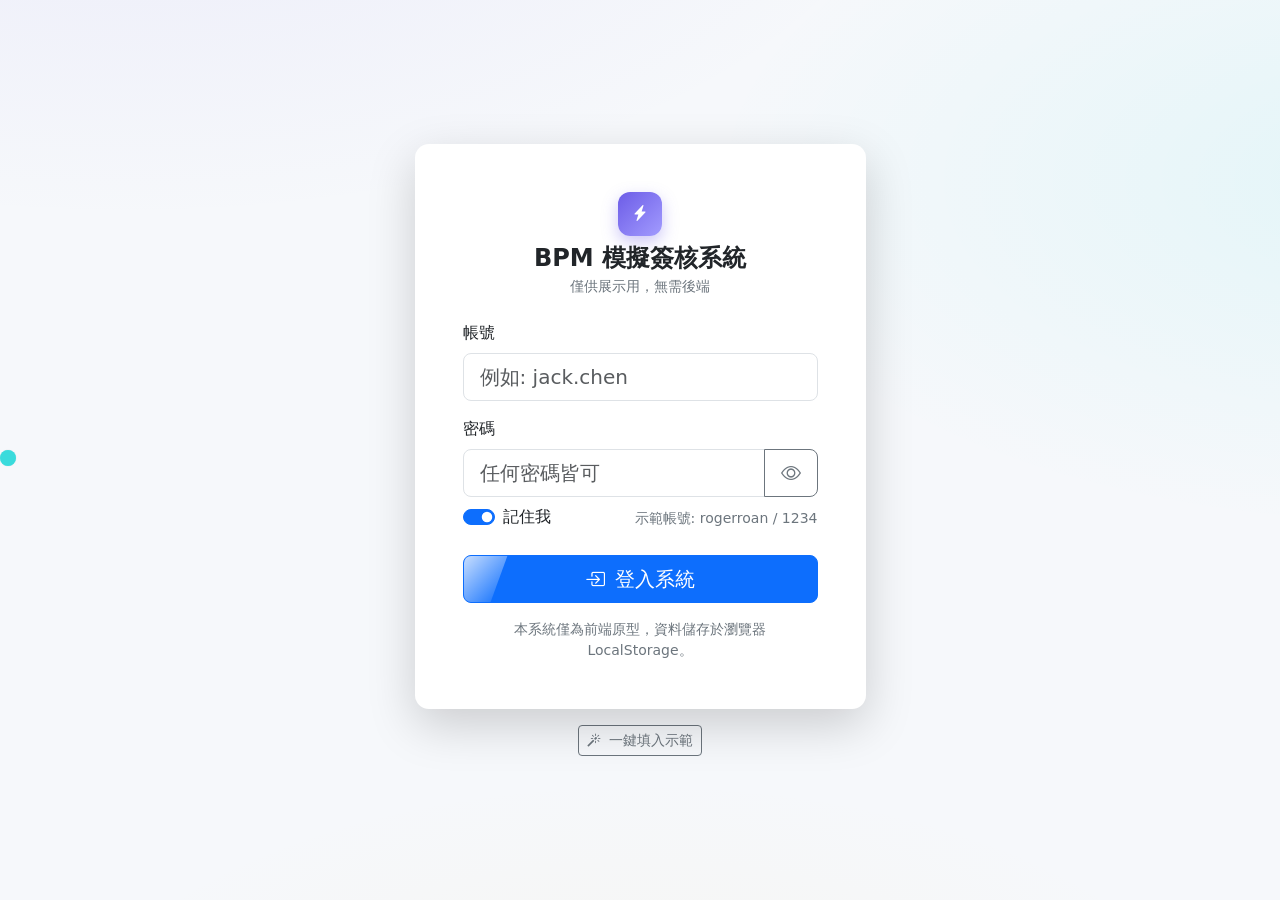
<file: index.html>
<!doctype html>
<html lang="zh-Hant-TW">
<head>
  <meta charset="utf-8">
  <meta name="viewport" content="width=device-width, initial-scale=1">
  <title>BPM 模擬系統 - 登入</title>
  <link href="https://cdn.jsdelivr.net/npm/bootstrap@5.3.3/dist/css/bootstrap.min.css" rel="stylesheet">
  <link href="https://cdn.jsdelivr.net/npm/bootstrap-icons@1.11.3/font/bootstrap-icons.css" rel="stylesheet">
  <link href="https://cdnjs.cloudflare.com/ajax/libs/animate.css/4.1.1/animate.min.css" rel="stylesheet">
  <link href="assets/css/styles.css" rel="stylesheet">
</head>
<body class="login-bg d-flex align-items-center justify-content-center min-vh-100 text-dark">
  <!-- 背景裝飾 -->
  <div class="floating-shapes">
    <span></span><span></span><span></span><span></span><span></span>
  </div>

  <div class="container py-4">
    <div class="row justify-content-center">
      <div class="col-11 col-sm-9 col-md-7 col-lg-5">
        <div class="card shadow-lg border-0 glass-card">
          <div class="card-body p-4 p-md-5">
            <div class="text-center mb-4">
              <div class="logo-badge mb-2"><i class="bi bi-lightning-charge-fill"></i></div>
              <h1 class="h4 mb-1 fw-bold">BPM 模擬簽核系統</h1>
              <div class="text-secondary small">僅供展示用，無需後端</div>
            </div>

            <form id="loginForm" autocomplete="off">
              <div class="mb-3">
                <label for="account" class="form-label">帳號</label>
                <input type="text" id="account" class="form-control form-control-lg" placeholder="例如: jack.chen" required>
              </div>
              <div class="mb-2">
                <label for="password" class="form-label">密碼</label>
                <div class="input-group input-group-lg">
                  <input type="password" id="password" class="form-control" placeholder="任何密碼皆可" required>
                  <button class="btn btn-outline-secondary" type="button" id="togglePwd"><i class="bi bi-eye"></i></button>
                </div>
              </div>
              <div class="d-flex align-items-center justify-content-between mb-4">
                <div class="form-check form-switch">
                  <input class="form-check-input" type="checkbox" id="rememberMe" checked>
                  <label class="form-check-label" for="rememberMe">記住我</label>
                </div>
                <span class="small text-secondary">示範帳號: rogerroan / 1234</span>
              </div>

              <button class="btn btn-primary btn-lg w-100 shiny" type="submit">
                <i class="bi bi-box-arrow-in-right me-1"></i> 登入系統
              </button>
            </form>

            <div class="text-center mt-3 small text-secondary">
              本系統僅為前端原型，資料儲存於瀏覽器 LocalStorage。
            </div>
          </div>
        </div>
        <div class="text-center mt-3">
          <button id="quickFill" class="btn btn-outline-secondary btn-sm"><i class="bi bi-magic me-1"></i> 一鍵填入示範</button>
        </div>
      </div>
    </div>
  </div>

  <script src="https://code.jquery.com/jquery-3.7.1.min.js"></script>
  <script src="https://cdn.jsdelivr.net/npm/bootstrap@5.3.3/dist/js/bootstrap.bundle.min.js"></script>
  <script src="assets/js/app.js"></script>
  <script>
    // 標記此頁類型給 app.js 做初始化
    window.__BPM_PAGE__ = 'login';
  </script>
</body>
</html>
</file>
<file: assets/css/styles.css>
/* 主題色與活潑效果 */
:root{
  --primary:#6C5CE7;
  --accent:#00D2D3;
  --warning:#FDCB6E;
  --danger:#FF7675;
  --bg:#ffffff;          /* 改為白底 */
  --bg2:#f6f8fb;         /* 淺灰底 */
  --card:#ffffff;        /* 卡片白色 */
  --glass:#ffffff;
  --text:#222;           /* 黑字 */
  --muted:#6c757d;       /* 次文字 */
  --border:#e5e7eb;      /* 邊框 */
}

body{background:var(--bg2);color:var(--text);} 

/* 卡片與導覽（亮色） */
.glass-card{background:var(--card); border:1px solid var(--border); border-radius:14px;}
.glass-nav{background:#ffffffe6; border-bottom:1px solid var(--border);} 

/* 登入頁背景與動畫（亮色） */
.login-bg{background: radial-gradient(800px 400px at 10% -20%, rgba(108,92,231,.08), transparent),
                     radial-gradient(700px 350px at 110% 20%, rgba(0,210,211,.08), transparent),
                     radial-gradient(600px 300px at 50% 120%, rgba(253,203,110,.08), transparent), var(--bg2);} 
.floating-shapes span{position:fixed; display:block; width:16px;height:16px; background:var(--accent); opacity:.25; border-radius:50%; animation: float 12s linear infinite; box-shadow:0 0 12px rgba(0,0,0,.05);} 
@keyframes float{ from{ transform:translateY(100vh);} to{ transform:translateY(-10vh);} }

.logo-badge{ width:44px;height:44px; display:inline-flex; align-items:center; justify-content:center; border-radius:12px; background:linear-gradient(135deg, var(--primary), #a29bfe); color:white; box-shadow:0 6px 16px rgba(108,92,231,.35);} 
.logo-badge.small{ width:32px;height:32px; border-radius:10px;}
.user-avatar{object-fit:cover; border:2px solid var(--border);} 

/* 亮面按鈕效果 */
.btn.shiny{ position:relative; overflow:hidden; }
.btn.shiny:before{ content:""; position:absolute; top:-50%; left:-30%; width:40%; height:200%; background:linear-gradient(120deg, transparent, rgba(255,255,255,.9), transparent); transform:skewX(-20deg); transition: transform .6s; }
.btn.shiny:hover:before{ transform: translateX(350%) skewX(-20deg);} 

/* dashboard 元件 */
.card .list-group-item{ background:transparent; color:var(--text);} 
.badge-soft{ background: rgba(99,102,241,.08); border:1px solid rgba(99,102,241,.2); color:#4f46e5; } 
.tag{ display:inline-block; padding:.25rem .5rem; margin-right:.25rem; border-radius:20px; font-size:.75rem; background:#f3f4f6; color:#374151; }

/* 表格（亮色） */
.table{ color:var(--text);} 
.table thead th{ border-bottom-color: var(--border);} 
.table tbody tr{ border-color: var(--border);} 
.table .status{ padding:.2rem .5rem; border-radius: 12px; font-size:.75rem; text-transform:capitalize;}
.status.pending{ background: rgba(253,203,110,.25); color:#8b6b13;}
.status.approved{ background: rgba(85,239,196,.25); color:#0f766e;}
.status.rejected{ background: rgba(255,118,117,.25); color:#9f1239;}

/* 表單卡片 */
.form-card{ transition: transform .15s ease, box-shadow .15s ease; background:linear-gradient(180deg, #fff, #fff); border:1px solid var(--border);} 
.form-card:hover{ transform: translateY(-3px); box-shadow:0 10px 22px rgba(2,6,23,.06);} 

/* 小元件 */
.kv{ display:flex; align-items:center; justify-content:space-between; padding:.25rem 0; border-bottom:1px dashed var(--border);} 
.kv:last-child{ border-bottom:none;}
.kv .k{ color:var(--muted); }
.kv .v{ font-weight:600;}

/* 通用（亮色） */
.main-bg{ background: var(--bg2); }
.navbar .nav-link.active{ color:#111 !important; font-weight:600; }
.badge{ font-weight:600; }
</file>
